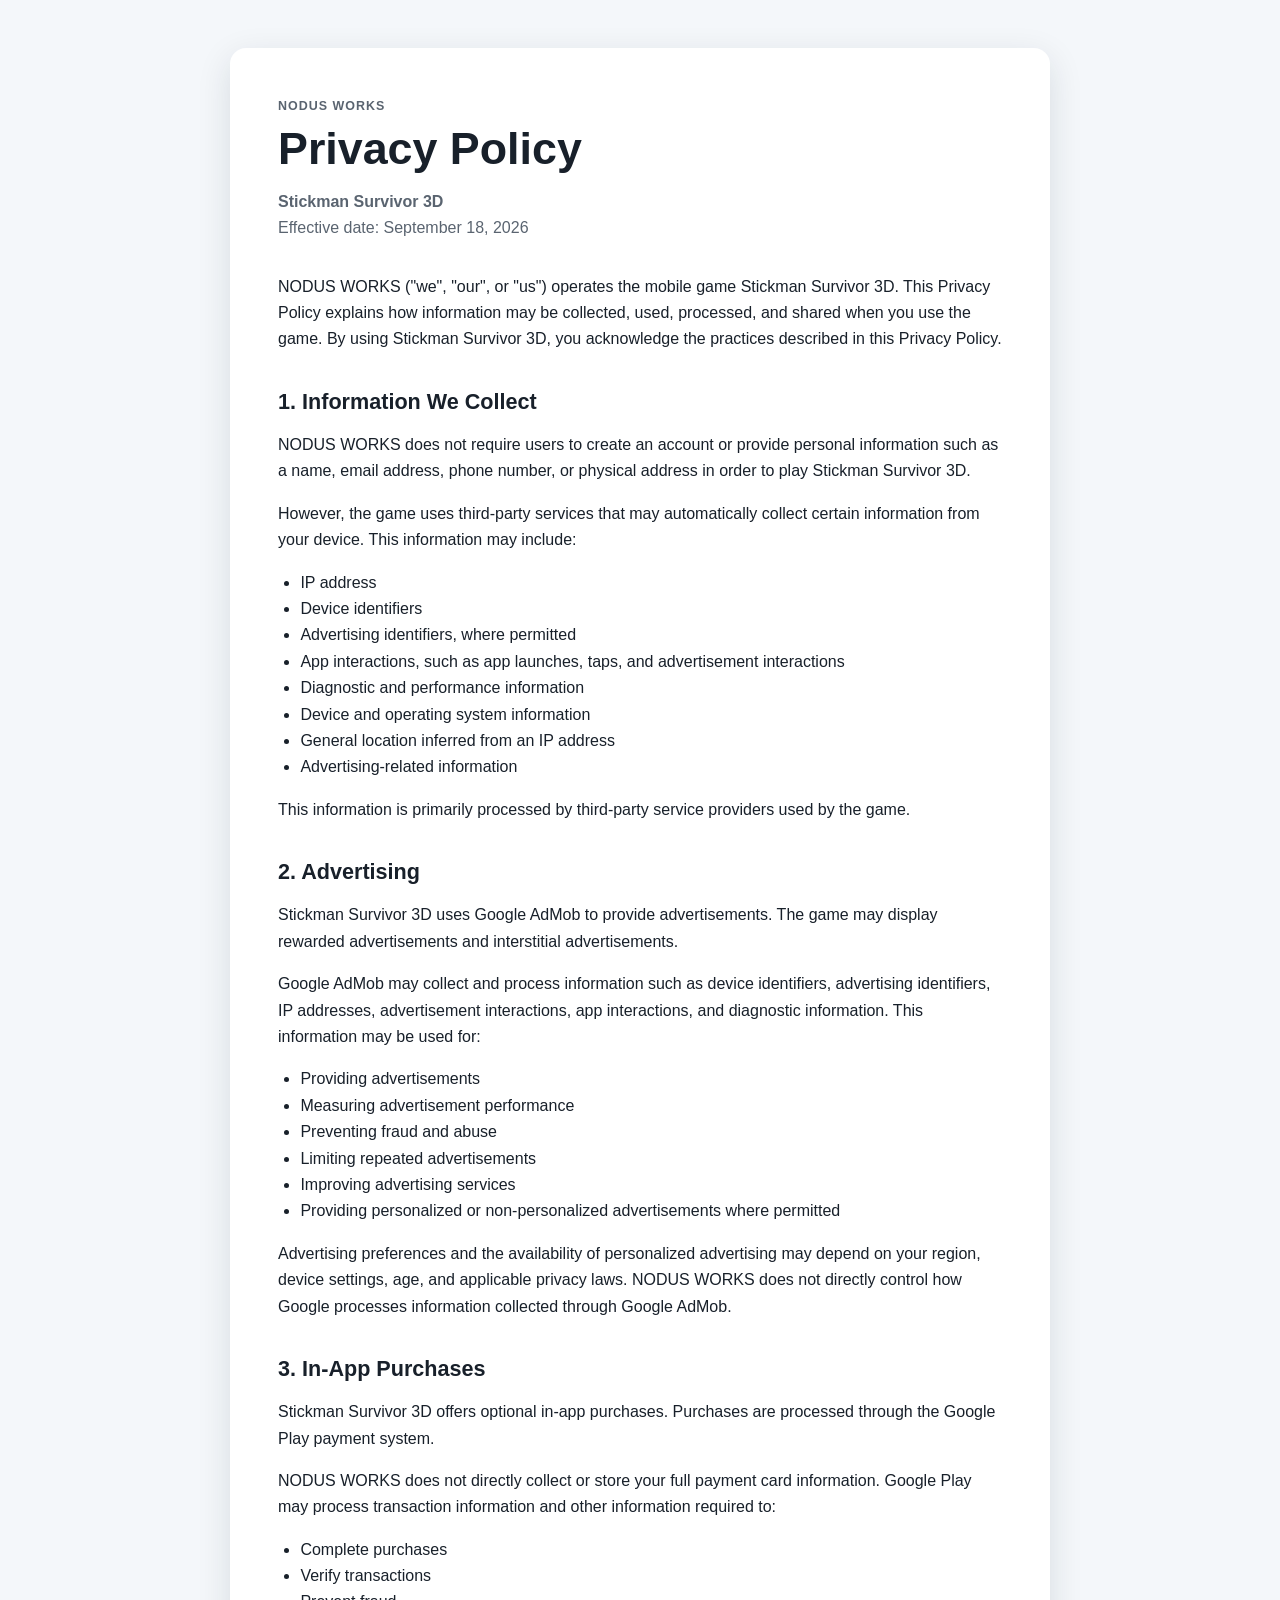
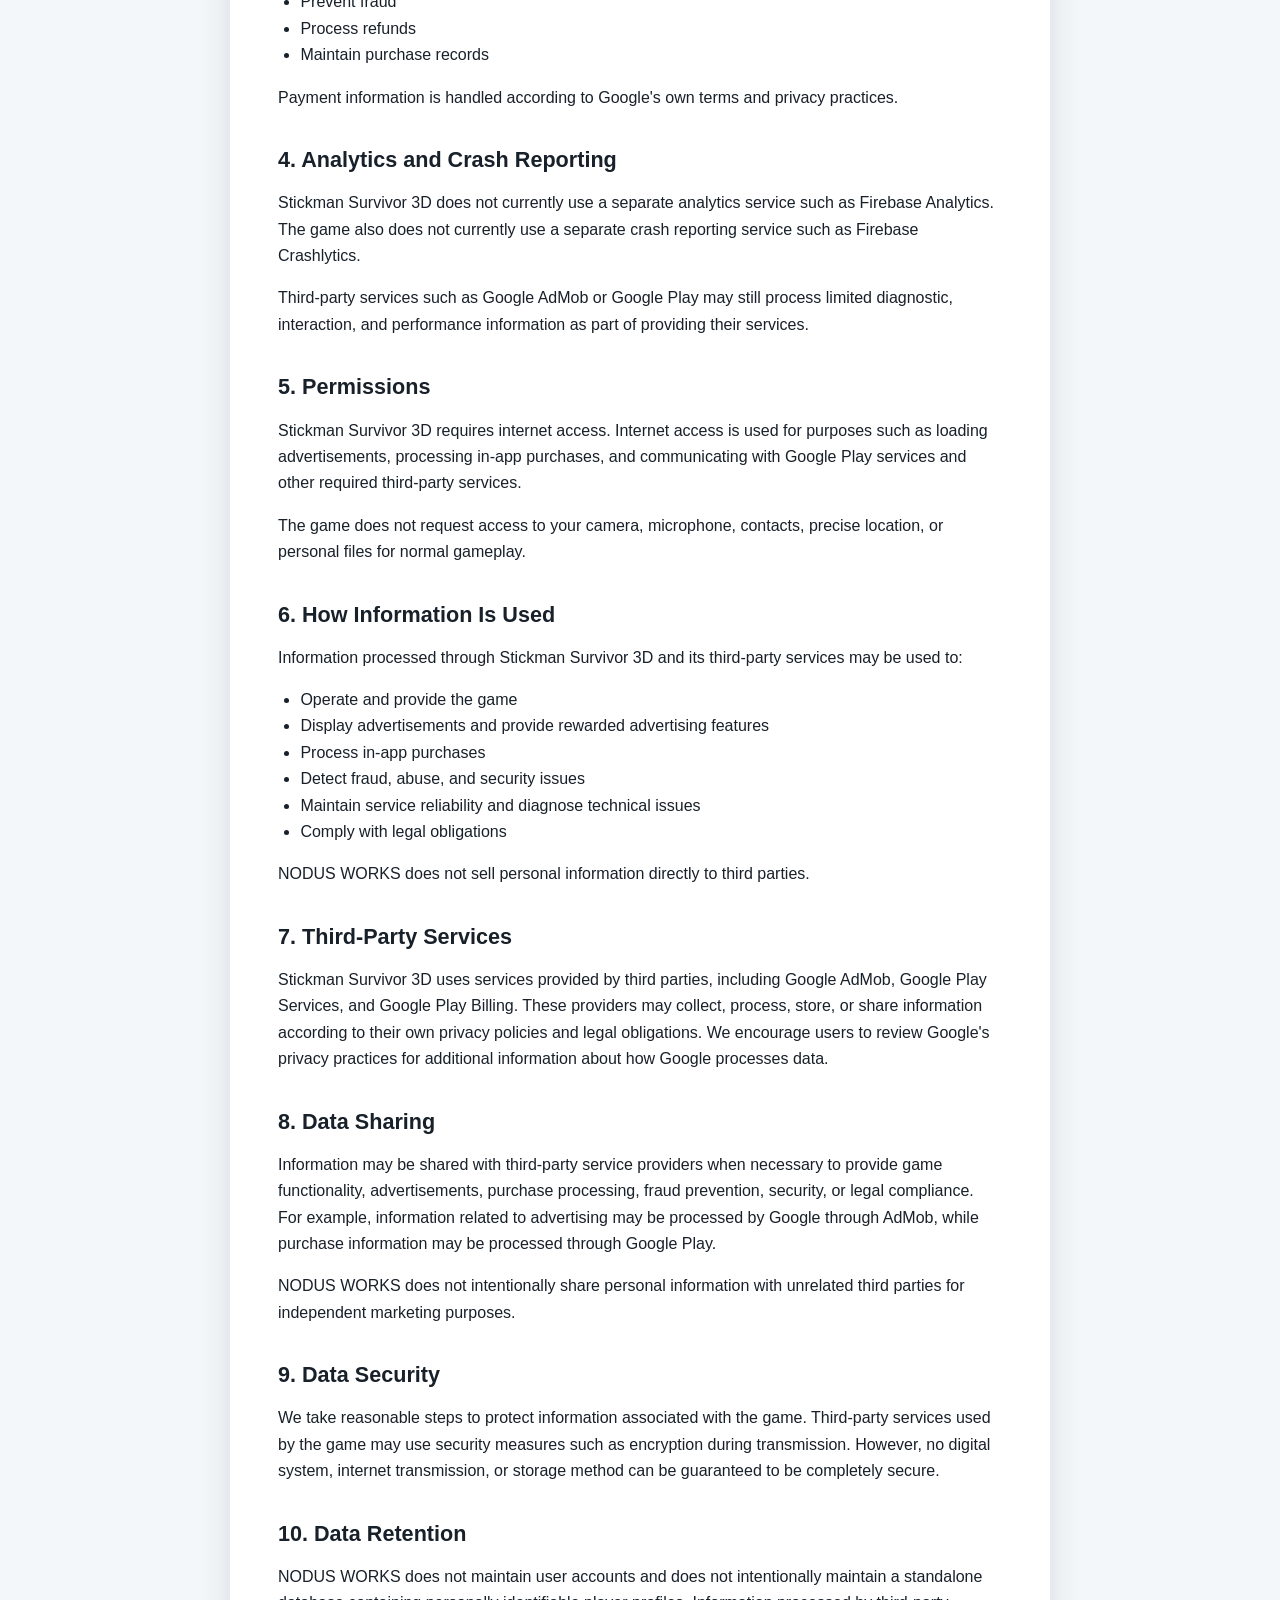
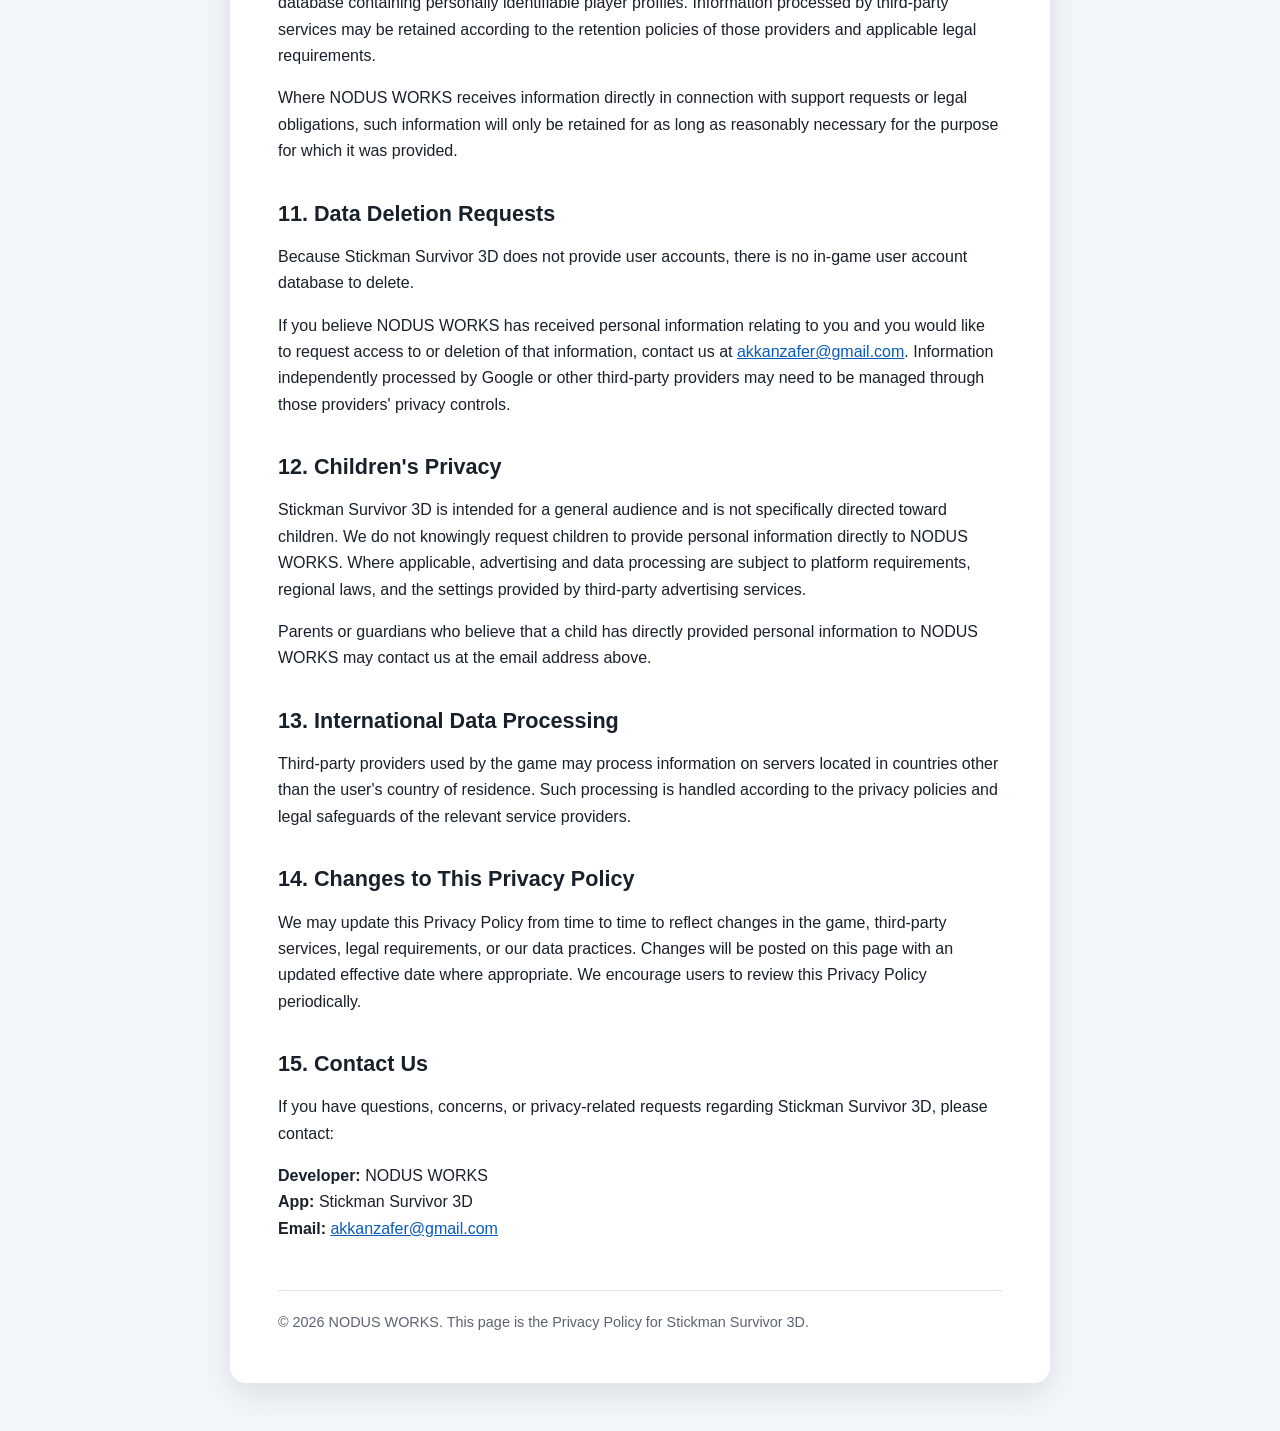
<file: privacy-policy/stickman-survivor-3d/index.html>
<!doctype html>
<html lang="en">
  <head>
    <meta charset="utf-8">
    <meta name="viewport" content="width=device-width, initial-scale=1">
    <meta name="description" content="Privacy Policy for Stickman Survivor 3D by NODUS WORKS.">
    <title>Privacy Policy | Stickman Survivor 3D</title>
    <style>
      :root { color-scheme: light; font-family: Arial, Helvetica, sans-serif; color: #18202a; background: #f4f7fa; }
      * { box-sizing: border-box; }
      body { margin: 0; line-height: 1.65; }
      main { max-width: 820px; margin: 48px auto; padding: 48px; background: #fff; border-radius: 16px; box-shadow: 0 10px 34px rgba(20, 35, 50, .12); }
      h1 { margin: 0; font-size: clamp(2rem, 5vw, 2.8rem); line-height: 1.15; }
      h2 { margin: 2.2rem 0 .7rem; font-size: 1.35rem; line-height: 1.3; }
      p, li { font-size: 1rem; }
      ul { padding-left: 1.4rem; }
      .eyebrow { margin: 0 0 .4rem; color: #5a6470; font-weight: 700; letter-spacing: .08em; text-transform: uppercase; font-size: .78rem; }
      .meta { margin: .9rem 0 2rem; color: #5a6470; }
      a { color: #095bb3; }
      footer { margin-top: 3rem; padding-top: 1.25rem; border-top: 1px solid #dce3ea; color: #5a6470; font-size: .9rem; }
      @media (max-width: 640px) { main { margin: 0; min-height: 100vh; padding: 32px 22px; border-radius: 0; } }
    </style>
  </head>
  <body>
    <main>
      <p class="eyebrow">NODUS WORKS</p>
      <h1>Privacy Policy</h1>
      <p class="meta"><strong>Stickman Survivor 3D</strong><br>Effective date: September 18, 2026</p>

      <p>NODUS WORKS (&quot;we&quot;, &quot;our&quot;, or &quot;us&quot;) operates the mobile game Stickman Survivor 3D. This Privacy Policy explains how information may be collected, used, processed, and shared when you use the game. By using Stickman Survivor 3D, you acknowledge the practices described in this Privacy Policy.</p>

      <h2>1. Information We Collect</h2>
      <p>NODUS WORKS does not require users to create an account or provide personal information such as a name, email address, phone number, or physical address in order to play Stickman Survivor 3D.</p>
      <p>However, the game uses third-party services that may automatically collect certain information from your device. This information may include:</p>
      <ul>
        <li>IP address</li>
        <li>Device identifiers</li>
        <li>Advertising identifiers, where permitted</li>
        <li>App interactions, such as app launches, taps, and advertisement interactions</li>
        <li>Diagnostic and performance information</li>
        <li>Device and operating system information</li>
        <li>General location inferred from an IP address</li>
        <li>Advertising-related information</li>
      </ul>
      <p>This information is primarily processed by third-party service providers used by the game.</p>

      <h2>2. Advertising</h2>
      <p>Stickman Survivor 3D uses Google AdMob to provide advertisements. The game may display rewarded advertisements and interstitial advertisements.</p>
      <p>Google AdMob may collect and process information such as device identifiers, advertising identifiers, IP addresses, advertisement interactions, app interactions, and diagnostic information. This information may be used for:</p>
      <ul>
        <li>Providing advertisements</li>
        <li>Measuring advertisement performance</li>
        <li>Preventing fraud and abuse</li>
        <li>Limiting repeated advertisements</li>
        <li>Improving advertising services</li>
        <li>Providing personalized or non-personalized advertisements where permitted</li>
      </ul>
      <p>Advertising preferences and the availability of personalized advertising may depend on your region, device settings, age, and applicable privacy laws. NODUS WORKS does not directly control how Google processes information collected through Google AdMob.</p>

      <h2>3. In-App Purchases</h2>
      <p>Stickman Survivor 3D offers optional in-app purchases. Purchases are processed through the Google Play payment system.</p>
      <p>NODUS WORKS does not directly collect or store your full payment card information. Google Play may process transaction information and other information required to:</p>
      <ul>
        <li>Complete purchases</li>
        <li>Verify transactions</li>
        <li>Prevent fraud</li>
        <li>Process refunds</li>
        <li>Maintain purchase records</li>
      </ul>
      <p>Payment information is handled according to Google's own terms and privacy practices.</p>

      <h2>4. Analytics and Crash Reporting</h2>
      <p>Stickman Survivor 3D does not currently use a separate analytics service such as Firebase Analytics. The game also does not currently use a separate crash reporting service such as Firebase Crashlytics.</p>
      <p>Third-party services such as Google AdMob or Google Play may still process limited diagnostic, interaction, and performance information as part of providing their services.</p>

      <h2>5. Permissions</h2>
      <p>Stickman Survivor 3D requires internet access. Internet access is used for purposes such as loading advertisements, processing in-app purchases, and communicating with Google Play services and other required third-party services.</p>
      <p>The game does not request access to your camera, microphone, contacts, precise location, or personal files for normal gameplay.</p>

      <h2>6. How Information Is Used</h2>
      <p>Information processed through Stickman Survivor 3D and its third-party services may be used to:</p>
      <ul>
        <li>Operate and provide the game</li>
        <li>Display advertisements and provide rewarded advertising features</li>
        <li>Process in-app purchases</li>
        <li>Detect fraud, abuse, and security issues</li>
        <li>Maintain service reliability and diagnose technical issues</li>
        <li>Comply with legal obligations</li>
      </ul>
      <p>NODUS WORKS does not sell personal information directly to third parties.</p>

      <h2>7. Third-Party Services</h2>
      <p>Stickman Survivor 3D uses services provided by third parties, including Google AdMob, Google Play Services, and Google Play Billing. These providers may collect, process, store, or share information according to their own privacy policies and legal obligations. We encourage users to review Google's privacy practices for additional information about how Google processes data.</p>

      <h2>8. Data Sharing</h2>
      <p>Information may be shared with third-party service providers when necessary to provide game functionality, advertisements, purchase processing, fraud prevention, security, or legal compliance. For example, information related to advertising may be processed by Google through AdMob, while purchase information may be processed through Google Play.</p>
      <p>NODUS WORKS does not intentionally share personal information with unrelated third parties for independent marketing purposes.</p>

      <h2>9. Data Security</h2>
      <p>We take reasonable steps to protect information associated with the game. Third-party services used by the game may use security measures such as encryption during transmission. However, no digital system, internet transmission, or storage method can be guaranteed to be completely secure.</p>

      <h2>10. Data Retention</h2>
      <p>NODUS WORKS does not maintain user accounts and does not intentionally maintain a standalone database containing personally identifiable player profiles. Information processed by third-party services may be retained according to the retention policies of those providers and applicable legal requirements.</p>
      <p>Where NODUS WORKS receives information directly in connection with support requests or legal obligations, such information will only be retained for as long as reasonably necessary for the purpose for which it was provided.</p>

      <h2>11. Data Deletion Requests</h2>
      <p>Because Stickman Survivor 3D does not provide user accounts, there is no in-game user account database to delete.</p>
      <p>If you believe NODUS WORKS has received personal information relating to you and you would like to request access to or deletion of that information, contact us at <a href="mailto:akkanzafer@gmail.com">akkanzafer@gmail.com</a>. Information independently processed by Google or other third-party providers may need to be managed through those providers' privacy controls.</p>

      <h2>12. Children's Privacy</h2>
      <p>Stickman Survivor 3D is intended for a general audience and is not specifically directed toward children. We do not knowingly request children to provide personal information directly to NODUS WORKS. Where applicable, advertising and data processing are subject to platform requirements, regional laws, and the settings provided by third-party advertising services.</p>
      <p>Parents or guardians who believe that a child has directly provided personal information to NODUS WORKS may contact us at the email address above.</p>

      <h2>13. International Data Processing</h2>
      <p>Third-party providers used by the game may process information on servers located in countries other than the user's country of residence. Such processing is handled according to the privacy policies and legal safeguards of the relevant service providers.</p>

      <h2>14. Changes to This Privacy Policy</h2>
      <p>We may update this Privacy Policy from time to time to reflect changes in the game, third-party services, legal requirements, or our data practices. Changes will be posted on this page with an updated effective date where appropriate. We encourage users to review this Privacy Policy periodically.</p>

      <h2>15. Contact Us</h2>
      <p>If you have questions, concerns, or privacy-related requests regarding Stickman Survivor 3D, please contact:</p>
      <p><strong>Developer:</strong> NODUS WORKS<br><strong>App:</strong> Stickman Survivor 3D<br><strong>Email:</strong> <a href="mailto:akkanzafer@gmail.com">akkanzafer@gmail.com</a></p>

      <footer>© 2026 NODUS WORKS. This page is the Privacy Policy for Stickman Survivor 3D.</footer>
    </main>
  </body>
</html>
</file>
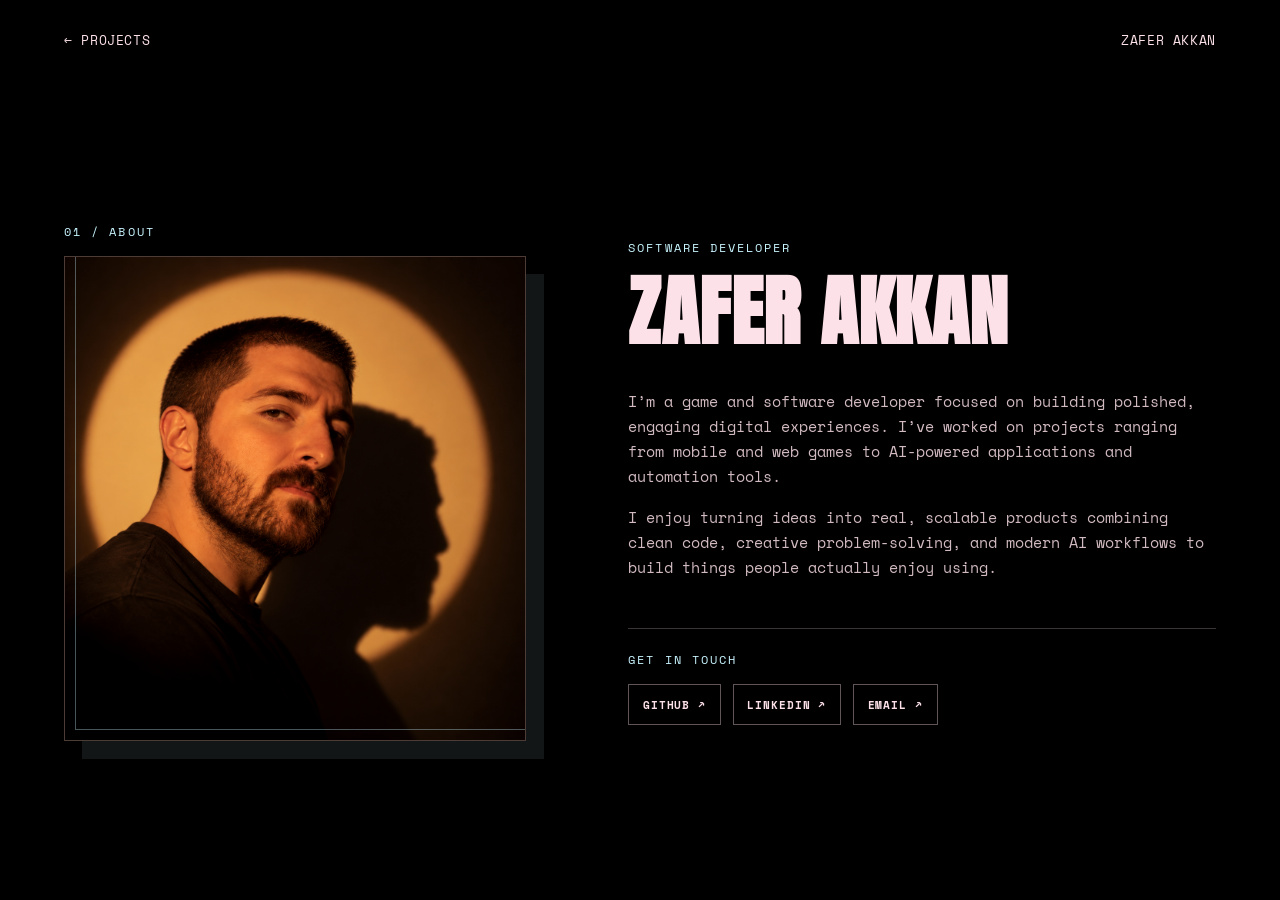
<file: about.html>
<!DOCTYPE html>
<html lang="en">
<head>
  <meta charset="UTF-8" />
  <meta name="viewport" content="width=device-width, initial-scale=1.0, maximum-scale=1.0, user-scalable=no" />
  <meta name="description" content="About Zafer Akkan, software developer and creator of interactive digital products." />
  <title>ABOUT — ZAKKAN</title>
  <link rel="preconnect" href="https://fonts.googleapis.com" />
  <link rel="preconnect" href="https://fonts.gstatic.com" crossorigin />
  <link href="https://fonts.googleapis.com/css2?family=Anton&family=Space+Mono:wght@400;700&display=swap" rel="stylesheet" />
  <link rel="stylesheet" href="style.css" />
</head>
<body class="about-page">
  <div class="noise"></div>

  <nav class="nav about-nav">
    <div class="nav-left">
      <a class="nav-about-link" href="index.html">← PROJECTS</a>
    </div>
    <div class="nav-center">
      <p>Zafer AKKAN</p>
    </div>
  </nav>

  <main class="about-main">
    <section class="about-grid" aria-labelledby="about-title">
      <div class="about-photo-wrap">
        <p class="about-index">01 / ABOUT</p>
        <div class="about-photo-frame">
          <img src="Zafer1.png" alt="Portrait of Zafer Akkan" />
        </div>
      </div>

      <div class="about-content">
        <p class="about-kicker">SOFTWARE DEVELOPER</p>
        <h1 id="about-title">ZAFER AKKAN</h1>
        <div class="about-copy">
          <p>I’m a game and software developer focused on building polished, engaging digital experiences. I’ve worked on projects ranging from mobile and web games to AI-powered applications and automation tools.</p>
          <p>I enjoy turning ideas into real, scalable products combining clean code, creative problem-solving, and modern AI workflows to build things people actually enjoy using.</p>
        </div>

        <div class="about-contact" aria-label="Contact links">
          <p class="about-contact-label">GET IN TOUCH</p>
          <div class="about-contact-links">
            <a href="https://github.com/Zaferius" target="_blank" rel="noopener noreferrer">GITHUB <span>↗</span></a>
            <a href="https://www.linkedin.com/in/zaferakkan/" target="_blank" rel="noopener noreferrer">LINKEDIN <span>↗</span></a>
            <a href="mailto:akkanzafer@gmail.com">EMAIL <span>↗</span></a>
          </div>
        </div>
      </div>
    </section>
  </main>
</body>
</html>
</file>
<file: style.css>
:root {
  --bg-color: #000;
  --text-color: #fce1e8; /* Soft pink from the reference image */
  --accent-color: #ffffff;
  --ice-color: #c9f5ff;
  --font-main: 'Anton', sans-serif;
  --font-mono: 'Space Mono', monospace;
}

* {
  margin: 0;
  padding: 0;
  box-sizing: border-box;
}

html {
  overflow-x: clip;
}

body {
  background-color: var(--bg-color);
  color: var(--text-color);
  font-family: var(--font-mono);
  overflow-x: hidden;
  transition: background-color 0.4s ease;
}

.noise {
  position: fixed;
  top: 0; left: 0; right: 0; bottom: 0;
  pointer-events: none;
  z-index: 10; /* Lowered z-index so it stays behind the modal (z-index: 1000) */
  display: none;
}

/* NAVIGATION */
.nav {
  display: flex;
  justify-content: space-between;
  align-items: flex-start;
  padding: 2rem 4rem;
  font-size: 0.8rem;
  line-height: 1.4;
  text-transform: uppercase;
  letter-spacing: 0.05em;
  position: fixed;
  top: 0;
  width: 100%;
  z-index: 100;
  mix-blend-mode: difference;
}

.nav-left p {
  max-width: 300px;
}

.nav-about-link {
  color: var(--text-color);
  text-decoration: none;
  border-bottom: 1px solid transparent;
  transition: color 0.2s ease, border-color 0.2s ease;
}

.nav-about-link:hover {
  color: var(--ice-color);
  border-color: currentColor;
}

.nav-center {
  text-align: center;
}

.nav-right {
  display: flex;
  align-items: center;
  gap: 2rem;
}

.btn {
  border: 1px solid var(--text-color);
  padding: 0.5rem 1.5rem;
  border-radius: 50px;
  text-decoration: none;
  color: var(--text-color);
  transition: all 0.3s ease;
  display: inline-flex;
  align-items: center;
  gap: 0.5rem;
}

.icon-arrow {
  width: 1rem;
  height: 1rem;
  transition: transform 0.3s ease;
}

.btn:hover .icon-arrow {
  transform: translate(2px, -2px);
}

.btn:hover {
  background: var(--text-color);
  color: var(--bg-color);
}

.logo-btn {
  background: none;
  border: none;
  color: var(--text-color);
  font-family: var(--font-mono);
  font-weight: 700;
  font-size: 1.2rem;
  cursor: pointer;
  padding: 0;
  transition: all 0.3s ease;
  pointer-events: none; /* Disabled until video loads */
}

.logo-btn.ready {
  pointer-events: auto;
}

.nav-scroll-reveal {
  opacity: 0;
  pointer-events: none;
  transform: translateY(-10px);
  transition: opacity 0.18s linear, transform 0.18s ease;
  will-change: opacity, transform;
}

.logo-btn:hover {
  color: #ff0000;
  text-shadow: 0 0 15px rgba(255, 0, 0, 0.8);
}

.doom-overlay {
  position: fixed;
  top: 0; left: 0; width: 100%; height: 100%;
  background: #000;
  z-index: 10000;
  display: flex;
  justify-content: center;
  align-items: center;
  opacity: 0;
  pointer-events: none;
  transition: opacity 0.5s ease;
}

.doom-overlay.active {
  opacity: 1;
  pointer-events: all;
}

.doom-video {
  width: 100%;
  height: 100%;
  object-fit: contain; /* Görüntü kaybı olmadan ekranı kapla */
  background: #000;
}

/* Glitch Animation */
@keyframes glitch {
  0% { transform: translate(0); }
  20% { transform: translate(-10px, 10px); filter: hue-rotate(180deg) invert(1); }
  40% { transform: translate(10px, -10px); filter: scale(1.1); }
  60% { transform: translate(-10px, -5px); filter: hue-rotate(90deg); }
  80% { transform: translate(10px, 5px); filter: invert(0.5); }
  100% { transform: translate(0); }
}

.glitch-active {
  animation: glitch 0.1s infinite; /* 0.2s -> 0.1s (daha hızlı) */
  overflow: hidden;
}

.doom-close {
  position: absolute;
  top: 2rem;
  right: 2rem;
  color: #fff;
  font-size: 3rem;
  cursor: pointer;
  z-index: 10001;
  text-shadow: 0 0 20px rgba(0,0,0,1);
  transition: transform 0.3s ease;
}

.doom-close:hover {
  transform: rotate(90deg) scale(1.2);
  color: #ff0000;
}

/* HERO */
.hero {
  min-height: 100vh;
  display: flex;
  flex-direction: column;
  justify-content: center;
  align-items: center;
  text-align: center;
  padding-top: 10vh;
  position: relative;
  overflow: hidden;
}

.eyebrow {
  font-size: 0.8rem;
  letter-spacing: 0.2em;
  margin-bottom: 2rem;
  opacity: 0.8;
}

.hero-title {
  font-family: var(--font-main);
  font-size: clamp(4rem, 10.5vw, 13rem);
  line-height: 0.95; /* 0.85'ten 0.95'e çıkarıldı, üst üste binmeyi engeller ama sıkı durur */
  text-transform: uppercase;
  display: flex;
  flex-direction: column;
  align-items: center;
  margin-bottom: 4rem;
  will-change: transform;
}

.hero-title .line {
  display: block;
  transition: transform 0.1s ease-out;
}

.hero-quote {
  display: flex;
  flex-direction: column;
  align-items: flex-end;
}

.hero-title--quote {
  max-width: none;
  margin-bottom: 0;
  font-family: var(--font-mono);
  font-size: clamp(1.05rem, 2.75vw, 2.5rem);
  font-weight: 400;
  line-height: 1.35;
  letter-spacing: -0.04em;
  text-transform: none;
  transition: opacity 0.12s linear;
  will-change: opacity;
}

.hero-title--quote .quote-line {
  white-space: nowrap;
}

.hero-attribution {
  margin-top: 0.45rem;
  font-family: var(--font-mono);
  font-weight: 400;
  font-size: clamp(0.95rem, 1.38vw, 1.2rem);
  letter-spacing: 0.04em;
  opacity: 0.72;
  text-align: right;
  transform: translate(1rem, 0.85rem);
  transition: opacity 0.12s linear;
  will-change: opacity;
}

.hero-attribution cite {
  font-style: italic;
}

/* Visibility Control for Desktop vs Mobile */
.mobile-line {
  display: none !important;
}
.desktop-line {
  display: block !important;
}

@media (max-width: 768px) {
  .desktop-line {
    display: none !important;
  }
  .mobile-line {
    display: block !important;
    width: 100%;
  }
}

.hero-center-box {
  border: 1px solid rgba(252, 225, 232, 0.2);
  padding: 2rem;
  border-radius: 10px;
  backdrop-filter: blur(10px);
  display: flex;
  flex-direction: column;
  align-items: center;
  gap: 1rem;
  max-width: 400px;
  background: rgba(0,0,0,0.5);
  transform: perspective(1000px) rotateX(15deg) rotateY(-10deg);
  transition: transform 0.5s ease;
}

.hero-center-box:hover {
  transform: perspective(1000px) rotateX(0deg) rotateY(0deg);
}

.small-title {
  font-size: 0.8rem;
  letter-spacing: 0.1em;
}

.btn-large {
  border: 1px solid var(--text-color);
  padding: 1rem 3rem;
  border-radius: 50px;
  text-decoration: none;
  color: var(--text-color);
  font-weight: bold;
  text-transform: uppercase;
  transition: all 0.3s ease;
  font-size: 1.2rem;
}

.btn-large:hover {
  background: var(--text-color);
  color: var(--bg-color);
}

.small-text {
  font-size: 0.7rem;
  opacity: 0.6;
}

/* PROJECTS */
.projects {
  padding: 10rem 0;
  text-align: center;
}

.section-label {
  font-size: 0.8rem;
  letter-spacing: 0.2em;
  margin-bottom: 5rem;
  opacity: 0.8;
}

.project-list {
  display: flex;
  flex-direction: column;
  align-items: center;
}

.project-item {
  position: relative;
  cursor: pointer;
  padding: 1rem 2rem;
  transition: transform 0.3s ease;
  width: 100%;
}

.project-item:hover {
  transform: scale(1.05);
}

.project-item .num {
  position: absolute;
  top: 50%;
  left: 10%;
  transform: translateY(-50%);
  font-size: 0.8rem;
  opacity: 0.5;
}

.project-item h2 {
  font-family: var(--font-main);
  font-size: clamp(3rem, 8vw, 10rem);
  line-height: 0.95; /* 0.85'ten 0.95'e çıkarıldı */
  text-transform: uppercase;
  margin: 0;
  transition: color 0.3s ease;
}

.project-item:hover h2 {
  color: var(--ice-color);
  text-shadow: 0 0 18px rgba(170, 235, 255, 0.28), 0 0 42px rgba(110, 205, 240, 0.12);
}

.contact-trigger {
  font-family: inherit;
  font-size: inherit;
  cursor: pointer;
  appearance: none;
  background: var(--bg-color);
}

/* FOOTER */
.footer {
  padding: 4rem;
  display: flex;
  justify-content: space-between;
  align-items: center;
  font-size: 0.8rem;
  border-top: 1px solid rgba(255,255,255,0.1);
}

.footer-links a {
  color: var(--text-color);
  text-decoration: none;
  margin-right: 2rem;
  transition: opacity 0.3s;
}

.footer-links a:hover {
  opacity: 0.5;
}

/* ABOUT */
.about-page {
  min-height: 100vh;
}

.about-nav {
  align-items: center;
}

.about-main {
  min-height: 100vh;
  display: flex;
  align-items: center;
  padding: 8rem 4rem 4rem;
}

.about-grid {
  width: min(100%, 1400px);
  margin: 0 auto;
  display: grid;
  grid-template-columns: minmax(280px, 0.88fr) minmax(340px, 1.12fr);
  align-items: center;
  gap: clamp(3rem, 8vw, 9rem);
}

.about-photo-wrap {
  position: relative;
}

.about-index,
.about-kicker,
.about-contact-label {
  color: var(--ice-color);
  font-size: 0.72rem;
  letter-spacing: 0.18em;
}

.about-index {
  margin-bottom: 1rem;
}

.about-photo-frame {
  position: relative;
  overflow: hidden;
  background: #1b0c04;
  border: 1px solid rgba(252, 225, 232, 0.22);
  box-shadow: 18px 18px 0 rgba(201, 245, 255, 0.09);
}

.about-photo-frame::after {
  content: '';
  position: absolute;
  inset: 0;
  border: 1px solid rgba(201, 245, 255, 0.35);
  transform: translate(10px, -10px);
  pointer-events: none;
}

.about-photo-frame img {
  display: block;
  width: 100%;
  aspect-ratio: 1 / 1.05;
  object-fit: cover;
  object-position: center;
  filter: saturate(0.92) contrast(1.05);
}

.about-content {
  max-width: 680px;
}

.about-kicker {
  margin-bottom: 1.25rem;
}

.about-content h1 {
  font-family: var(--font-main);
  font-size: clamp(3.5rem, 6vw, 6rem);
  line-height: 0.95;
  letter-spacing: 0.01em;
}

.about-copy {
  display: grid;
  gap: 1rem;
  max-width: 590px;
  margin: 2.5rem 0 3rem;
  font-size: clamp(0.9rem, 1.15vw, 1.04rem);
  line-height: 1.7;
  opacity: 0.83;
}

.about-contact {
  border-top: 1px solid rgba(252, 225, 232, 0.23);
  padding-top: 1.4rem;
}

.about-contact-label {
  margin-bottom: 1rem;
}

.about-contact-links {
  display: flex;
  flex-wrap: wrap;
  gap: 0.75rem;
}

.about-contact-links a {
  display: inline-flex;
  align-items: center;
  gap: 0.5rem;
  padding: 0.68rem 0.85rem;
  color: var(--text-color);
  border: 1px solid rgba(252, 225, 232, 0.38);
  font-size: 0.7rem;
  font-weight: 700;
  letter-spacing: 0.08em;
  text-decoration: none;
  transition: background 0.2s ease, color 0.2s ease, border-color 0.2s ease;
}

.about-contact-links a:hover {
  color: var(--bg-color);
  background: var(--ice-color);
  border-color: var(--ice-color);
}

/* VIDEO MODAL */
.video-modal {
  position: fixed;
  top: 0; left: 0; width: 100%; height: 100%;
  background: rgba(0,0,0,0.95);
  display: flex;
  justify-content: center;
  align-items: center;
  z-index: 1000;
  opacity: 0;
  pointer-events: none;
  transition: opacity 0.4s ease;
  backdrop-filter: blur(10px);
}

.video-modal.active {
  opacity: 1;
  pointer-events: all;
}

.modal-content {
  position: relative;
  width: 95%; /* Increased from 90% */
  max-width: 1600px; /* Increased from 1400px */
  display: grid;
  grid-template-columns: 350px 1fr; /* Fixed info width, flexible large video */
  align-items: center;
  gap: 4rem;
  padding: 2rem;
}

.modal-info {
  display: flex;
  flex-direction: column;
  gap: 1.5rem;
  text-align: left;
}

.modal-info h3 {
  font-family: var(--font-main);
  font-size: 3rem;
  color: var(--text-color);
  line-height: 1;
}

.modal-info p {
  font-family: var(--font-mono);
  font-size: 1rem;
  line-height: 1.6;
  opacity: 0.8;
  max-width: 400px;
}

.modal-video-wrapper {
  width: 100%;
  display: flex;
  align-items: center;
  justify-content: center;
}

.modal-video {
  width: 100%;
  display: block;
  outline: none;
  box-shadow: 0 0 50px rgba(170, 235, 255, 0.15);
  border-radius: 5px;
}

.modal-image-wrapper {
  display: none;
  max-width: 100%;
  background: #080b0e;
  border: 1px solid rgba(170, 235, 255, 0.15);
  border-radius: 5px;
  box-shadow: 0 0 50px rgba(170, 235, 255, 0.15);
  overflow: hidden;
  place-items: center;
}

.modal-image {
  display: block;
  width: 100%;
  height: 100%;
  object-fit: cover;
}

.modal-external-links {
  display: none;
  align-self: flex-start;
  flex-wrap: wrap;
  gap: 0.75rem;
}

.modal-store-link {
  display: inline-flex;
  align-items: center;
  padding: 0.75rem 1rem;
  border: 1px solid var(--ice-color);
  color: var(--bg-color);
  background: var(--ice-color);
  font-family: var(--font-mono);
  font-size: 0.72rem;
  font-weight: 700;
  letter-spacing: 0.06em;
  text-decoration: none;
  white-space: nowrap;
  transition: background 0.2s ease, color 0.2s ease;
}

.modal-store-link:hover {
  background: transparent;
  color: var(--ice-color);
}

.modal-store-link.is-crazygames {
  color: #fff;
  background: #7855e8;
  border-color: #7855e8;
}

.modal-store-link.is-crazygames:hover {
  color: #a999ff;
  background: transparent;
  border-color: #a999ff;
}

.modal-store-link.is-kongregate {
  color: #fff7f7;
  background: #c9787e;
  border-color: #c9787e;
}

.modal-store-link.is-kongregate:hover {
  color: #e9a9ad;
  background: transparent;
  border-color: #e9a9ad;
}

/* CONTACT MODAL */
.contact-modal {
  position: fixed;
  inset: 0;
  z-index: 2000;
  display: flex;
  align-items: center;
  justify-content: center;
  padding: 1.5rem;
  background: rgba(5, 8, 10, 0.78);
  backdrop-filter: blur(14px);
  opacity: 0;
  pointer-events: none;
  transition: opacity 0.3s ease;
}

.contact-modal.active {
  opacity: 1;
  pointer-events: all;
}

.contact-modal-content {
  position: relative;
  width: min(100%, 520px);
  padding: clamp(2rem, 6vw, 4rem);
  border: 1px solid rgba(201, 245, 255, 0.38);
  background: rgba(11, 18, 22, 0.92);
  box-shadow: 0 0 35px rgba(145, 225, 250, 0.12);
  transform: translateY(16px);
  transition: transform 0.3s ease;
}

.contact-modal.active .contact-modal-content {
  transform: translateY(0);
}

.contact-modal-kicker {
  color: var(--ice-color);
  font-size: 0.7rem;
  letter-spacing: 0.2em;
  margin-bottom: 1rem;
}

.contact-modal-content h2 {
  font-family: var(--font-main);
  color: var(--text-color);
  font-size: clamp(3rem, 10vw, 5rem);
  line-height: 0.9;
  margin-bottom: 1rem;
}

.contact-modal-intro {
  font-size: 0.85rem;
  line-height: 1.5;
  opacity: 0.72;
  margin-bottom: 2rem;
}

.contact-modal-close {
  position: absolute;
  top: 1rem;
  right: 1.25rem;
  border: 0;
  background: transparent;
  color: var(--text-color);
  font: inherit;
  font-size: 1.5rem;
  cursor: pointer;
  transition: color 0.2s ease, transform 0.2s ease;
}

.contact-modal-close:hover {
  color: var(--ice-color);
  transform: rotate(90deg);
}

.contact-links {
  display: flex;
  flex-direction: column;
  border-top: 1px solid rgba(201, 245, 255, 0.18);
}

.contact-link {
  display: flex;
  align-items: center;
  justify-content: space-between;
  padding: 1rem 0;
  border-bottom: 1px solid rgba(201, 245, 255, 0.18);
  color: var(--text-color);
  text-decoration: none;
  letter-spacing: 0.08em;
  transition: color 0.2s ease, padding-left 0.2s ease, text-shadow 0.2s ease;
}

.contact-link:hover {
  padding-left: 0.5rem;
  color: var(--ice-color);
  text-shadow: 0 0 14px rgba(170, 235, 255, 0.35);
}

.contact-link-arrow {
  color: var(--ice-color);
}

.mobile-grid {
  display: none;
  width: 100%;
  height: 500px;
  position: relative;
  perspective: 1000px;
}

.carousel-container {
  position: relative;
  width: 100%;
  height: 100%;
  display: flex;
  align-items: center;
  justify-content: center;
}

.carousel-track-container {
  position: relative;
  width: 450px; /* Büyütüldü: 350px -> 450px */
  height: 100%;
  overflow: visible;
}

.carousel-track {
  position: relative;
  width: 100%;
  height: 100%;
}

.carousel-item {
  position: absolute;
  top: 0;
  left: 0;
  width: 100%;
  height: 120%; /* Biraz daha uzatıldı */
  opacity: 0;
  transition: all 0.5s cubic-bezier(0.4, 0, 0.2, 1);
  transform: translateX(0) scale(0.5) translateZ(-500px);
  pointer-events: none;
  z-index: 0;
}

.carousel-item video {
  width: 100%;
  height: 100%;
  object-fit: cover;
  border-radius: 20px; /* Kenar yuvarlatma artırıldı */
  border: 2px solid rgba(255,255,255,0.1);
}

/* Active Slide */
.carousel-item.active {
  opacity: 1;
  transform: translateX(0) scale(1.1) translateZ(0); /* Ana video biraz daha büyütüldü */
  z-index: 10;
  pointer-events: all;
}
.carousel-item.active video {
  border-color: var(--glow-color, #ff0000);
  box-shadow: 0 0 40px var(--glow-color, rgba(255,0,0,0.4));
}

/* Previous Slide */
.carousel-item.prev {
  opacity: 0.75; /* Daha görünür yapıldı */
  transform: translateX(-60%) scale(0.8) translateZ(-150px) rotateY(15deg); /* Daha da yakına getirildi: -85% -> -60% */
  z-index: 5;
}

/* Next Slide */
.carousel-item.next {
  opacity: 0.75; /* Daha görünür yapıldı */
  transform: translateX(60%) scale(0.8) translateZ(-150px) rotateY(-15deg); /* Daha da yakına getirildi: 85% -> 60% */
  z-index: 5;
}

.carousel-btn {
  position: absolute;
  top: 50%;
  transform: translateY(-50%);
  background: rgba(255,255,255,0.1);
  border: 1px solid var(--text-color);
  color: var(--text-color);
  width: 50px;
  height: 50px;
  border-radius: 50%;
  cursor: pointer;
  z-index: 20;
  font-size: 1.5rem;
  transition: all 0.3s ease;
  display: flex;
  align-items: center;
  justify-content: center;
}

.carousel-btn:hover {
  background: var(--text-color);
  color: var(--bg-color);
}

.carousel-btn.prev { left: 20px; }
.carousel-btn.next { right: 20px; }


.modal-nav {
  display: flex;
  align-items: center;
  gap: 1.5rem;
  font-family: var(--font-mono);
  font-size: 0.8rem;
  margin-top: 1rem;
}

.modal-btn {
  background: none;
  border: 1px solid var(--text-color);
  color: var(--text-color);
  padding: 0.4rem 1.2rem;
  border-radius: 50px;
  cursor: pointer;
  font-size: 0.7rem;
  transition: all 0.3s ease;
}

.modal-btn:hover {
  background: var(--text-color);
  color: var(--bg-color);
}

.modal-close {
  position: absolute;
  top: 2rem;
  right: 2rem;
  font-size: 2.5rem;
  cursor: pointer;
  color: #fff;
  transition: transform 0.3s ease;
  z-index: 1001;
}

.modal-close:hover {
  transform: rotate(90deg);
}

/* RESPONSIVE */
@media (max-width: 1024px) {
  .modal-content {
    grid-template-columns: 1fr;
    gap: 2rem;
    width: 95%;
  }
  .modal-info h3 {
    font-size: 2rem;
  }
  .modal-close {
    top: 1rem;
    right: 1rem;
  }
}

@media (max-width: 768px) {
  /* NAVIGATION */
  .nav {
    padding: 1.5rem 1rem;
    align-items: center;
  }
  .nav-left p {
    display: none; /* Mobilde yerden tasarruf için gizlendi */
  }
  .nav-right {
    gap: 1rem;
  }
  .btn {
    padding: 0.4rem 1rem;
    font-size: 0.7rem;
  }
  
  /* HERO SECTION */
  .hero {
    padding-top: 15vh;
  }
  .hero-title {
    align-items: flex-start; /* Mobilde sola yasla */
    text-align: left;
    width: 100%;
    padding: 0 1rem;
    font-size: clamp(4rem, 20vw, 9rem); /* Fontu daha da büyüttüm */
    line-height: 1.05; /* 0.9'dan 1.05'e çıkarıldı, satır arası açıldı */
  }
  /* Her kelimeyi ayrı satıra zorla */
  .hero-title .line {
    width: 100%;
  }
  .hero-title--quote {
    align-items: center;
    max-width: none;
    padding: 0;
    font-size: clamp(1.05rem, 4.4vw, 1.4rem);
    line-height: 1.35;
    text-align: center;
  }
  .hero-title--quote .quote-line {
    width: auto;
    white-space: nowrap;
  }
  .hero-attribution {
    padding: 0;
    text-align: center;
  }
  .hero-center-box {
    margin-top: 2rem;
    max-width: 90%;
  }

  /* PROJECTS */
  .projects {
    padding: 5rem 0;
  }
  .project-item {
    padding: 1rem;
    text-align: left;
  }
  .project-item h2 {
    font-size: clamp(2.5rem, 12vw, 4rem);
    padding-left: 10%;
  }
  .project-item .num {
    left: 2%;
    top: 20%;
    transform: none;
  }

  /* MODAL */
  .video-modal {
    align-items: flex-start;
    overflow-y: auto;
    padding: 4.5rem 0 1.5rem;
  }
  .modal-content {
    width: 100%;
    padding: 1rem 1.25rem 2rem;
    gap: 1.5rem;
  }
  .modal-info {
    gap: 1rem;
  }
  .modal-info p {
    font-size: 0.85rem;
  }
  .modal-nav {
    flex-wrap: wrap;
    gap: 0.75rem;
    margin-top: 0.25rem;
  }
  .modal-btn {
    padding: 0.45rem 0.8rem;
    font-size: 0.65rem;
  }
  .modal-store-link {
    font-size: 0.64rem;
  }
  .modal-external-links {
    width: 100%;
  }

  /* ABOUT */
  .about-nav {
    padding: 1.5rem 1rem;
  }
  .about-main {
    display: block;
    padding: 7rem 1.25rem 3rem;
  }
  .about-grid {
    grid-template-columns: 1fr;
    gap: 3rem;
  }
  .about-photo-frame {
    box-shadow: 10px 10px 0 rgba(201, 245, 255, 0.09);
  }
  .about-photo-frame img {
    aspect-ratio: 1 / 1.1;
  }
  .about-content h1 {
    font-size: clamp(3.25rem, 14vw, 5.5rem);
  }
  .about-copy {
    margin: 2rem 0 2.5rem;
    line-height: 1.65;
  }

  /* FOOTER */
  .footer {
    flex-direction: column;
    padding: 2rem 1rem;
    gap: 2rem;
    text-align: center;
  }
  .footer-links {
    display: flex;
    flex-wrap: wrap;
    justify-content: center;
    gap: 1rem;
  }
  .footer-links a {
    margin-right: 0;
  }

  /* MODAL CAROUSEL FIXES */
  .mobile-grid {
    height: 400px;
  }
  .carousel-track-container {
    width: 200px; /* Mobilde ana videoyu küçült */
  }
  .carousel-item {
    height: 100%;
  }
  .carousel-btn {
    width: 40px;
    height: 40px;
    font-size: 1.2rem;
  }
  .carousel-btn.prev { left: -10px; }
  .carousel-btn.next { right: -10px; }
}
</file>
